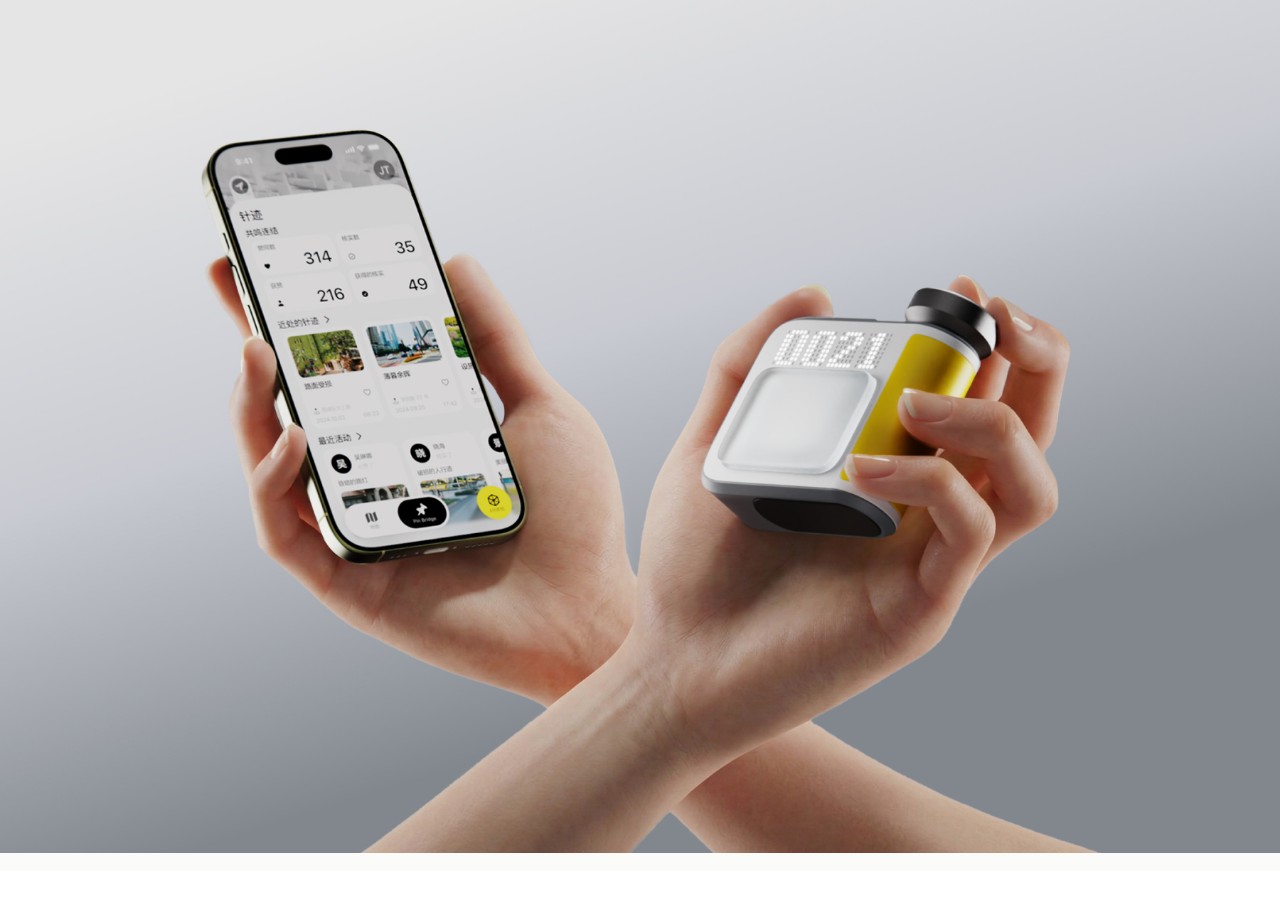
<file: projects/project-02/index.html>
<!DOCTYPE html>
<html lang="zh-CN">
  <head>
    <meta charset="UTF-8" />
    <meta name="viewport" content="width=device-width, initial-scale=1.0" />
    <title>Project 02 / 针迹</title>
    <link rel="stylesheet" href="./styles.css" />
  </head>
  <body>
    <main class="project-page" aria-label="针迹项目页面">
      <section class="project-stream-shell" aria-label="针迹内容流">
        <div class="project-stream">
          <figure class="project-hero">
            <img
              class="project-image"
              src="../../Assets/Project 02/2-PinBridge 01.jpg"
              alt="针迹项目主图 01"
              loading="eager"
            />
          </figure>

          <img
            class="project-image"
            src="../../Assets/Project 02/2-PinBridge 02.jpg"
            alt="针迹项目图片 02"
            loading="lazy"
          />
          <img
            class="project-image"
            src="../../Assets/Project 02/2-PinBridge 03.jpg"
            alt="针迹项目图片 03"
            loading="lazy"
          />
          <img
            class="project-image"
            src="../../Assets/Project 02/2-PinBridge 04.jpg"
            alt="针迹项目图片 04"
            loading="lazy"
          />
          <img
            class="project-image"
            src="../../Assets/Project 02/2-PinBridge 05.jpg"
            alt="针迹项目图片 05"
            loading="lazy"
          />
          <img
            class="project-image"
            src="../../Assets/Project 02/2-PinBridge 06.jpg"
            alt="针迹项目图片 06"
            loading="lazy"
          />
          <img
            class="project-image"
            src="../../Assets/Project 02/2-PinBridge 07.jpg"
            alt="针迹项目图片 07"
            loading="lazy"
          />
          <img
            class="project-image"
            src="../../Assets/Project 02/2-PinBridge 08.jpg"
            alt="针迹项目图片 08"
            loading="lazy"
          />
          <img
            class="project-image"
            src="../../Assets/Project 02/2-PinBridge 09.jpg"
            alt="针迹项目图片 09"
            loading="lazy"
          />
        </div>
      </section>
    </main>

    <script src="./script.js?v=embed-down-cursor-2"></script>
  </body>
</html>
</file>
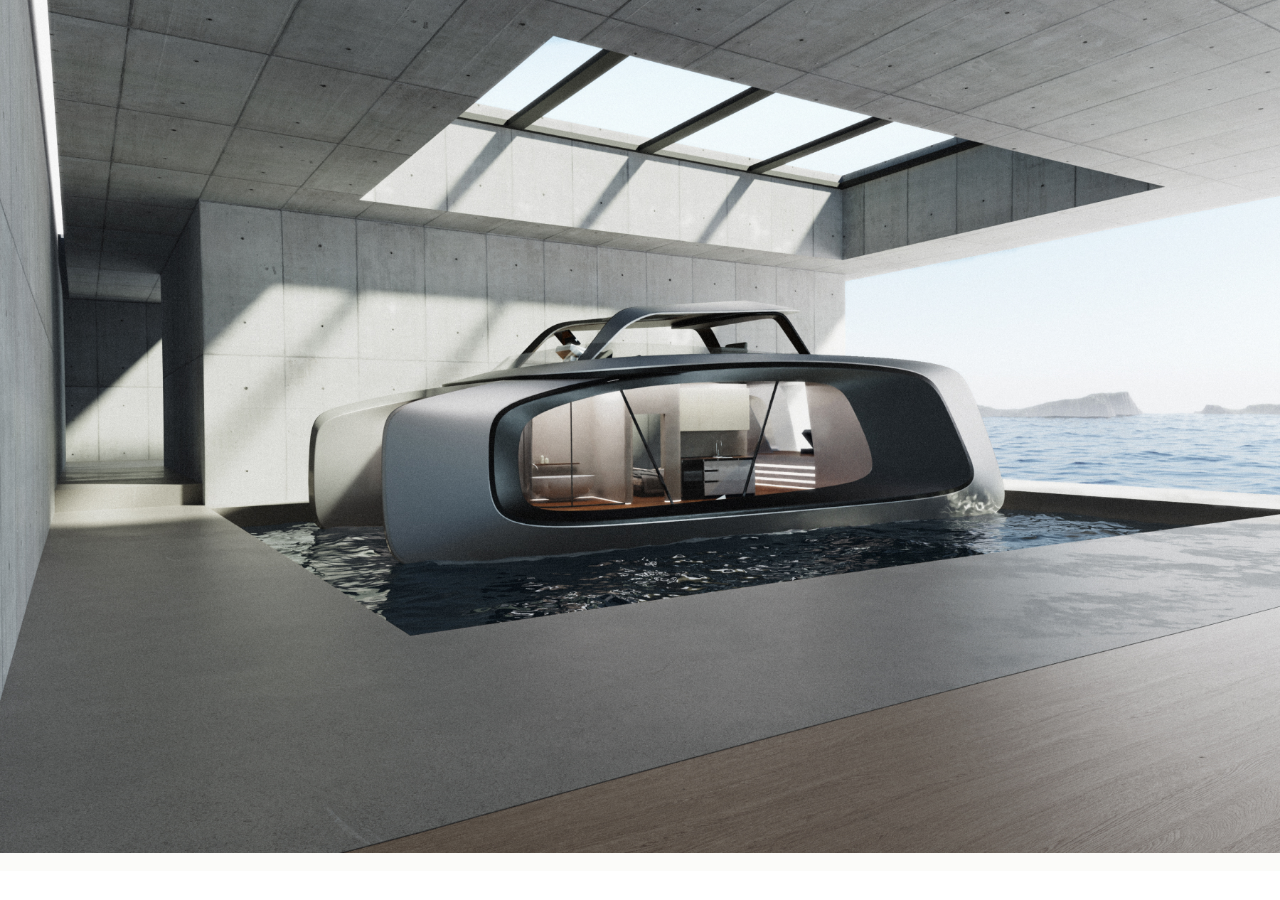
<file: projects/project-03/index.html>
<!DOCTYPE html>
<html lang="zh-CN">
  <head>
    <meta charset="UTF-8" />
    <meta name="viewport" content="width=device-width, initial-scale=1.0" />
    <title>Project 03 / 乌托邦:水上静居</title>
    <link rel="stylesheet" href="./styles.css" />
  </head>
  <body>
    <main class="project-page" aria-label="乌托邦:水上静居项目页面">
      <section class="project-stream-shell" aria-label="乌托邦:水上静居内容流">
        <div class="project-stream">
          <figure class="project-hero">
            <img
              class="project-image"
              src="../../Assets/Project 03/3-UTOPIA 01.jpg"
              alt="乌托邦:水上静居项目主图 01"
              loading="eager"
            />
          </figure>

          <img
            class="project-image"
            src="../../Assets/Project 03/3-UTOPIA 02.jpg"
            alt="乌托邦:水上静居项目图片 02"
            loading="lazy"
          />
          <img
            class="project-image"
            src="../../Assets/Project 03/3-UTOPIA 03.jpg"
            alt="乌托邦:水上静居项目图片 03"
            loading="lazy"
          />
          <img
            class="project-image"
            src="../../Assets/Project 03/3-UTOPIA 04.jpg"
            alt="乌托邦:水上静居项目图片 04"
            loading="lazy"
          />
          <img
            class="project-image"
            src="../../Assets/Project 03/3-UTOPIA 05.jpg"
            alt="乌托邦:水上静居项目图片 05"
            loading="lazy"
          />
          <img
            class="project-image"
            src="../../Assets/Project 03/3-UTOPIA 06.jpg"
            alt="乌托邦:水上静居项目图片 06"
            loading="lazy"
          />
          <img
            class="project-image"
            src="../../Assets/Project 03/3-UTOPIA 07.jpg"
            alt="乌托邦:水上静居项目图片 07"
            loading="lazy"
          />
          <img
            class="project-image"
            src="../../Assets/Project 03/3-UTOPIA 08.jpg"
            alt="乌托邦:水上静居项目图片 08"
            loading="lazy"
          />
        </div>
      </section>
    </main>

    <script src="./script.js?v=embed-down-cursor-2"></script>
  </body>
</html>
</file>
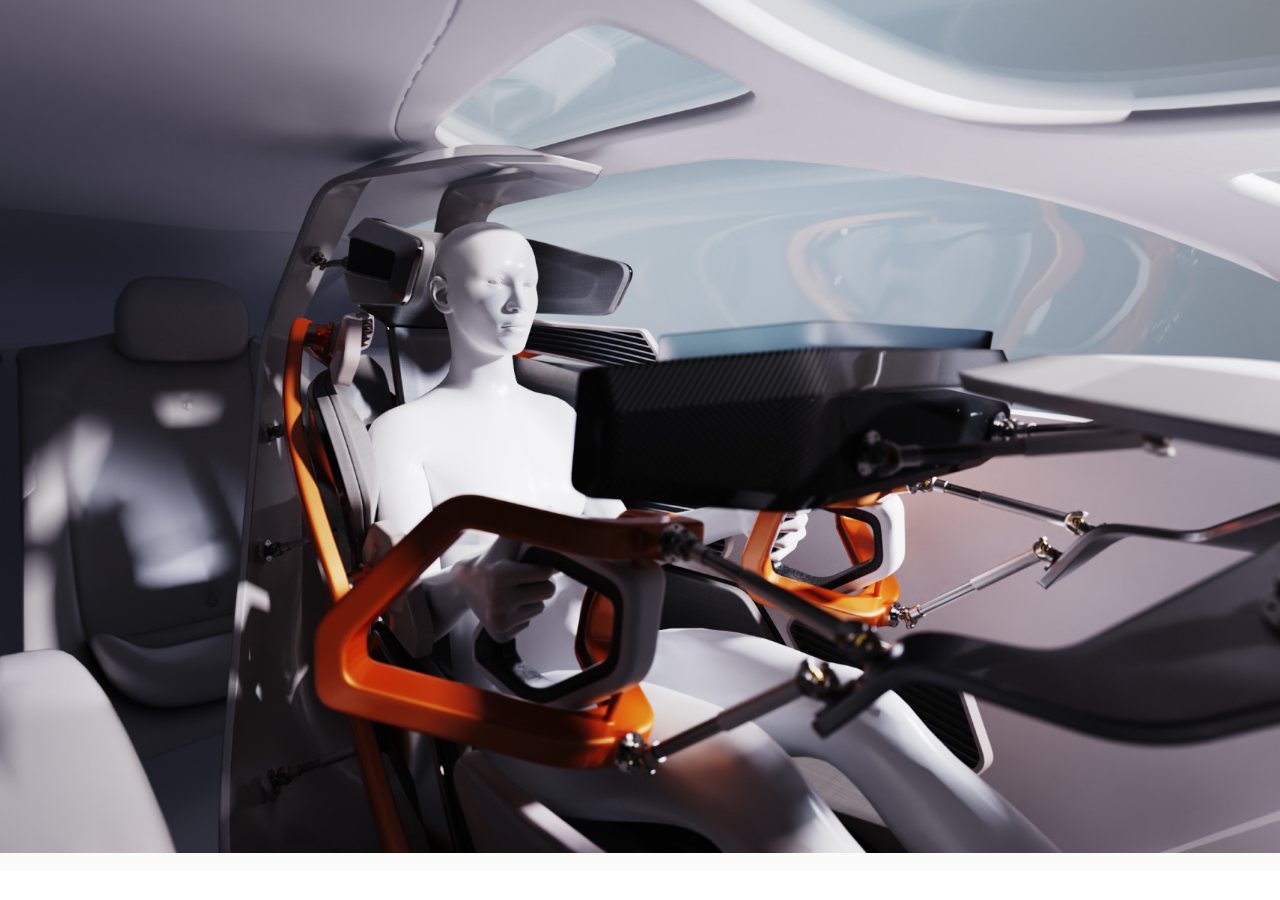
<file: projects/project-04/index.html>
<!DOCTYPE html>
<html lang="zh-CN">
  <head>
    <meta charset="UTF-8" />
    <meta name="viewport" content="width=device-width, initial-scale=1.0" />
    <title>Project 04 / 气:风场交互座舱</title>
    <link rel="stylesheet" href="./styles.css" />
  </head>
  <body>
    <main class="project-page" aria-label="气:风场交互座舱项目页面">
      <section class="project-stream-shell" aria-label="气:风场交互座舱内容流">
        <div class="project-stream">
          <figure class="project-hero">
            <img
              class="project-image"
              src="../../Assets/Project 04/4-AeroSense 01.jpg"
              alt="气:风场交互座舱项目主图 01"
              loading="eager"
            />
          </figure>

          <img
            class="project-image"
            src="../../Assets/Project 04/4-AeroSense 02.jpg"
            alt="气:风场交互座舱项目图片 02"
            loading="lazy"
          />
          <img
            class="project-image"
            src="../../Assets/Project 04/4-AeroSense 03.jpg"
            alt="气:风场交互座舱项目图片 03"
            loading="lazy"
          />
          <img
            class="project-image"
            src="../../Assets/Project 04/4-AeroSense 04.jpg"
            alt="气:风场交互座舱项目图片 04"
            loading="lazy"
          />
          <img
            class="project-image"
            src="../../Assets/Project 04/4-AeroSense 05.jpg"
            alt="气:风场交互座舱项目图片 05"
            loading="lazy"
          />
          <img
            class="project-image"
            src="../../Assets/Project 04/4-AeroSense 06.jpg"
            alt="气:风场交互座舱项目图片 06"
            loading="lazy"
          />
          <img
            class="project-image"
            src="../../Assets/Project 04/4-AeroSense 07.jpg"
            alt="气:风场交互座舱项目图片 07"
            loading="lazy"
          />
        </div>
      </section>
    </main>

    <script src="./script.js?v=embed-down-cursor-2"></script>
  </body>
</html>
</file>
<file: projects/project-02/styles.css>
:root {
  --project-paper: #fbfbf9;
  --project-panel: rgba(255, 255, 255, 0.92);
  --project-stream-gap: 18px;
  --project-vh: 100dvh;
}

* {
  box-sizing: border-box;
}

html,
body {
  margin: 0;
  width: 100%;
  height: 100%;
}

body {
  height: var(--project-vh);
  overflow: hidden;
  background:
    radial-gradient(circle at top, rgba(255, 255, 255, 0.7), transparent 42%),
    var(--project-paper);
  font-family: "Helvetica Neue", "PingFang SC", "Hiragino Sans GB", Arial, sans-serif;
}

.project-page {
  height: var(--project-vh);
  overflow-y: auto;
  overscroll-behavior: contain;
  scrollbar-width: none;
}

.project-page::-webkit-scrollbar {
  display: none;
}

.project-stream-shell {
  min-height: 0;
  padding: 0;
}

.project-stream {
  width: 100%;
  margin: 0;
  display: grid;
  gap: var(--project-stream-gap);
  padding-bottom: 0;
}

.project-hero {
  margin: 0;
}

body.is-shell-driven .project-hero {
  position: sticky;
  top: 0;
  z-index: 2;
  background: var(--project-paper);
}

body.is-shell-driven .project-stream {
  transform: translateY(-15px);
}

.project-image {
  display: block;
  width: 100%;
  height: auto;
  border: 0;
  background: var(--project-panel);
}

body.is-embedded {
  background: var(--project-paper);
}

body.is-embedded .project-stream-shell {
  padding: 0;
}

@media (max-width: 720px) {
  .project-stream-shell {
    padding: 0;
  }

  body.is-embedded .project-stream-shell {
    padding: 0;
  }
}
</file>
<file: projects/project-03/styles.css>
:root {
  --project-paper: #fbfbf9;
  --project-panel: rgba(255, 255, 255, 0.92);
  --project-stream-gap: 18px;
  --project-vh: 100dvh;
}

* {
  box-sizing: border-box;
}

html,
body {
  margin: 0;
  width: 100%;
  height: 100%;
}

body {
  height: var(--project-vh);
  overflow: hidden;
  background:
    radial-gradient(circle at top, rgba(255, 255, 255, 0.7), transparent 42%),
    var(--project-paper);
  font-family: "Helvetica Neue", "PingFang SC", "Hiragino Sans GB", Arial, sans-serif;
}

.project-page {
  height: var(--project-vh);
  overflow-y: auto;
  overscroll-behavior: contain;
  scrollbar-width: none;
}

.project-page::-webkit-scrollbar {
  display: none;
}

.project-stream-shell {
  min-height: 0;
  padding: 0;
}

.project-stream {
  width: 100%;
  margin: 0;
  display: grid;
  gap: var(--project-stream-gap);
  padding-bottom: 0;
}

.project-hero {
  margin: 0;
}

body.is-shell-driven .project-hero {
  position: sticky;
  top: 0;
  z-index: 2;
  background: var(--project-paper);
}

body.is-shell-driven .project-stream {
  transform: translateY(-15px);
}

.project-image {
  display: block;
  width: 100%;
  height: auto;
  border: 0;
  background: var(--project-panel);
}

body.is-embedded {
  background: var(--project-paper);
}

body.is-embedded .project-stream-shell {
  padding: 0;
}

@media (max-width: 720px) {
  .project-stream-shell {
    padding: 0;
  }

  body.is-embedded .project-stream-shell {
    padding: 0;
  }
}
</file>
<file: projects/project-04/styles.css>
:root {
  --project-paper: #fbfbf9;
  --project-panel: rgba(255, 255, 255, 0.92);
  --project-stream-gap: 18px;
  --project-vh: 100dvh;
}

* {
  box-sizing: border-box;
}

html,
body {
  margin: 0;
  width: 100%;
  height: 100%;
}

body {
  height: var(--project-vh);
  overflow: hidden;
  background:
    radial-gradient(circle at top, rgba(255, 255, 255, 0.7), transparent 42%),
    var(--project-paper);
  font-family: "Helvetica Neue", "PingFang SC", "Hiragino Sans GB", Arial, sans-serif;
}

.project-page {
  height: var(--project-vh);
  overflow-y: auto;
  overscroll-behavior: contain;
  scrollbar-width: none;
}

.project-page::-webkit-scrollbar {
  display: none;
}

.project-stream-shell {
  min-height: 0;
  padding: 0;
}

.project-stream {
  width: 100%;
  margin: 0;
  display: grid;
  gap: var(--project-stream-gap);
  padding-bottom: 0;
}

.project-hero {
  margin: 0;
}

body.is-shell-driven .project-hero {
  position: sticky;
  top: 0;
  z-index: 2;
  background: var(--project-paper);
}

body.is-shell-driven .project-stream {
  transform: translateY(-15px);
}

.project-image {
  display: block;
  width: 100%;
  height: auto;
  border: 0;
  background: var(--project-panel);
}

body.is-embedded {
  background: var(--project-paper);
}

body.is-embedded .project-stream-shell {
  padding: 0;
}

@media (max-width: 720px) {
  .project-stream-shell {
    padding: 0;
  }

  body.is-embedded .project-stream-shell {
    padding: 0;
  }
}
</file>
